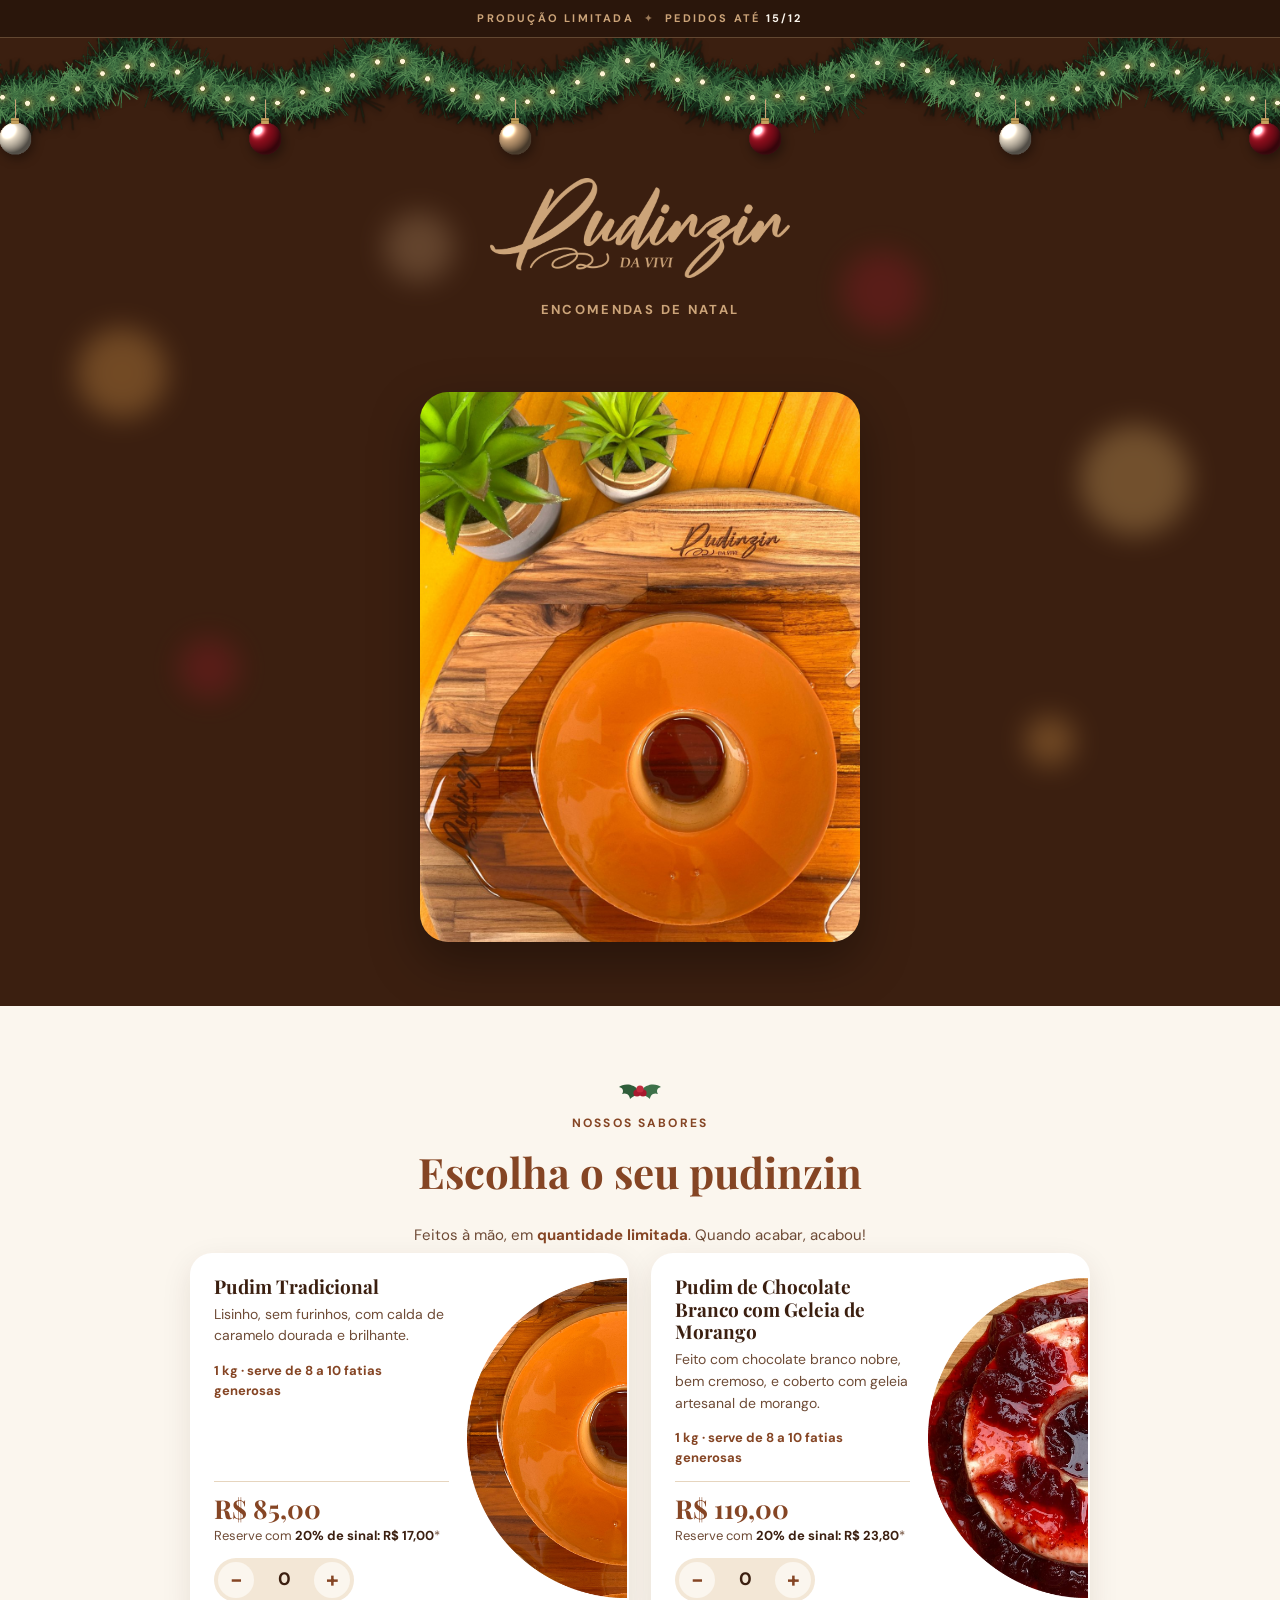
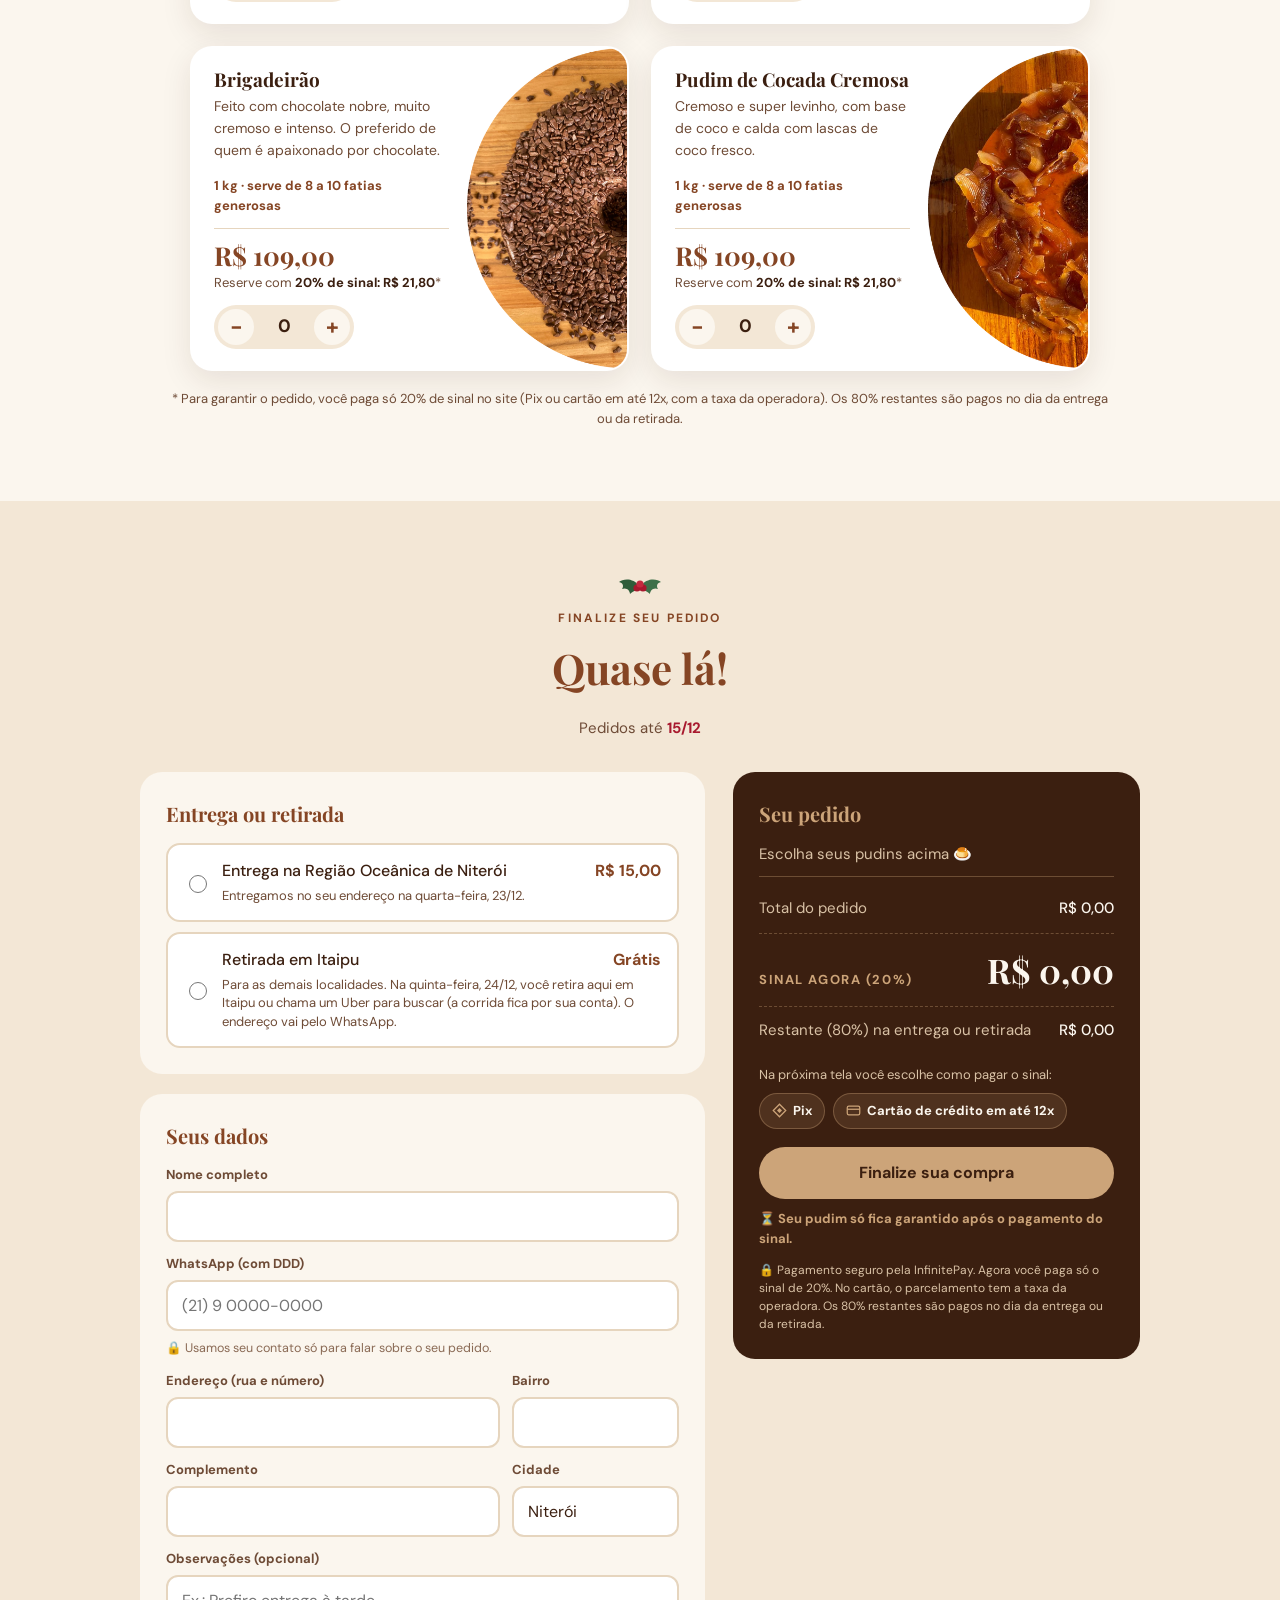
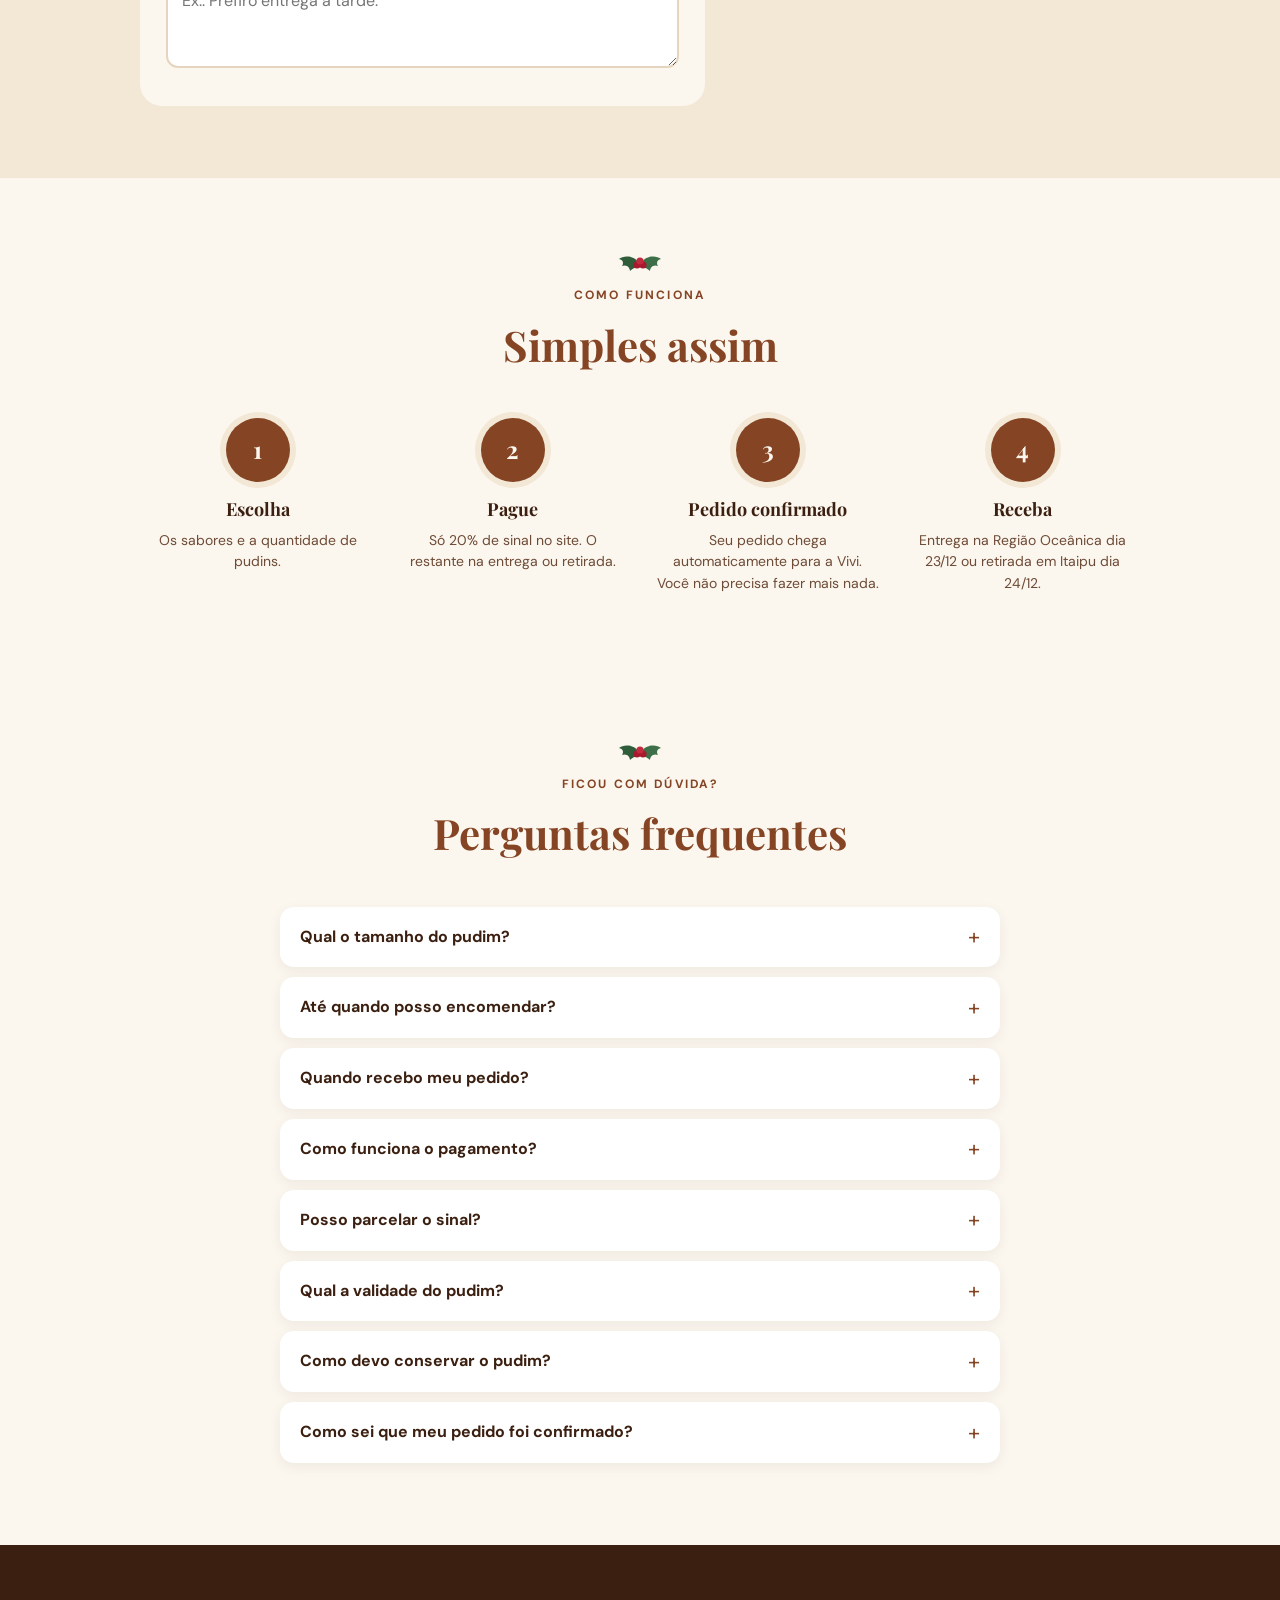
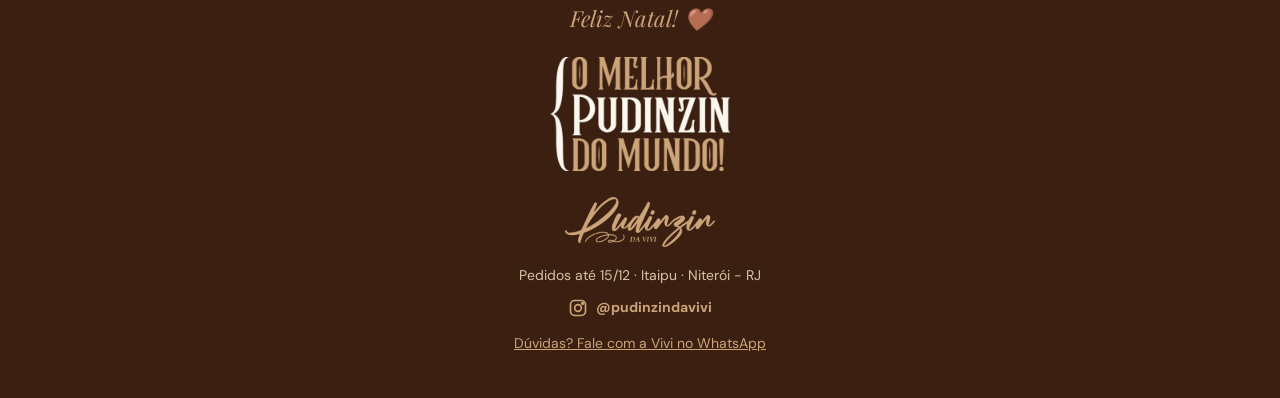
<file: index.html>
<!doctype html>
<html lang="pt-BR">
<head>
<meta charset="utf-8">
<meta name="viewport" content="width=device-width, initial-scale=1">
<title>Pudinzin da Vivi — Encomendas de Natal</title>
<meta name="description" content="Pudins artesanais de 1 kg para o seu Natal: Tradicional, Chocolate Branco com Geleia de Morango, Brigadeirão e Cocada Cremosa. Produção limitada, pedidos até 15/12.">
<!-- PRÉVIA DO LINK (WhatsApp/Instagram) -->
<meta property="og:type" content="website">
<meta property="og:url" content="https://pudinzindavivi.github.io/pudinzin/">
<meta property="og:title" content="Pudinzin da Vivi — Encomendas de Natal 🎄">
<meta property="og:description" content="4 sabores de pudim artesanal de 1 kg para a sua ceia. Produção limitada: garanta o seu com 20% de sinal. Pedidos até 15/12.">
<meta property="og:image" content="https://pudinzindavivi.github.io/pudinzin/assets/preview-quadrado.jpg?v=2">
<meta property="og:image:width" content="1200">
<meta property="og:image:height" content="1200">
<meta name="twitter:card" content="summary">
<meta name="theme-color" content="#3b1f10">
<link rel="stylesheet" href="style.css">
<style>
/* HERO */
.hero{background:var(--cacau);color:var(--creme);position:relative;overflow:hidden;text-align:center}
.hero .wrap{padding-top:140px;padding-bottom:64px;display:flex;flex-direction:column;align-items:center}
.hero .logo-grande{width:min(300px,64vw);margin:0 auto}
.hero .kicker{color:var(--bege);margin-top:22px;font-size:13px}
.hero p{color:var(--bege-claro);font-size:18px;max-width:440px;margin:14px auto 0}
.hero .prazo{margin-top:14px;font-size:14px;color:var(--bege-claro)}
.hero .prazo b{color:var(--creme)}
.hero-foto{width:100%;max-width:440px;margin:36px auto 0;aspect-ratio:4/5;border-radius:28px;background:url(assets/tradicional-plantas.jpg) center 60%/cover;box-shadow:0 20px 50px rgba(0,0,0,.35)}
.estrela{position:absolute;fill:var(--bege);opacity:.9}
/* NATAL */
.azevinho{display:block;margin:0 auto 10px;width:46px;height:26px}
.guirlanda{position:absolute;left:0;right:0;top:-6px;height:150px;background:url(assets/guirlanda.png) center top/auto 150px repeat-x;pointer-events:none;z-index:3}
.bokeh{position:absolute;inset:0;pointer-events:none;overflow:hidden}
.bokeh i{position:absolute;border-radius:50%;filter:blur(14px);opacity:.28}
.cena{position:relative;width:100%;max-width:780px;margin:36px auto 0;display:flex;justify-content:center;align-items:flex-end}
.cena .hero-foto{margin:0;position:relative;z-index:1}
.hero .wrap{position:relative;z-index:1}
.cena{position:relative;width:100%;max-width:720px;margin:36px auto 0;display:flex;justify-content:center;align-items:flex-end}
.cena .hero-foto{margin:0;position:relative;z-index:1}
.feliz-natal{font-family:var(--t);font-style:italic;font-size:22px;color:var(--bege);margin:0 0 22px}
/* PRODUTOS */
section{padding:72px 0}
.titulo-sec{text-align:center;margin-bottom:40px}
.titulo-sec .kicker{color:var(--marrom)}
.titulo-sec h2{font-size:clamp(30px,4vw,42px);color:var(--marrom);margin-top:8px}
.produtos{display:grid;grid-template-columns:1fr 1fr;gap:22px;max-width:900px;margin:0 auto}
.card{background:#fff;border-radius:22px;overflow:hidden;box-shadow:0 10px 30px rgba(59,31,16,.10);display:flex;flex-direction:row;align-items:center}
.card .metade{flex:0 0 160px;width:160px;height:320px;background-size:160px 320px;background-repeat:no-repeat;align-self:center}
.card .corpo{padding:20px 18px 20px 22px;display:flex;flex-direction:column;flex:1;min-width:0;align-self:stretch}
.card .tamanho{font-size:13px;font-weight:700;color:var(--marrom);margin:0 0 12px}
.card h3{font-size:19px;line-height:1.2;color:var(--cacau);margin:0 0 6px}
.card p.desc{color:var(--suave);font-size:14px;margin:0 0 14px}
.preco{margin-top:auto;border-top:1px solid var(--linha);padding-top:14px;display:flex;flex-direction:column;align-items:stretch;gap:12px}
.preco .qtd{justify-content:space-between;align-self:flex-start;min-width:140px}
.preco .pix{font-family:var(--t);font-weight:700;font-size:26px;color:var(--marrom);line-height:1}
.preco .pix small{font-family:var(--s);font-size:13px;font-weight:700;letter-spacing:.06em;color:var(--suave);margin-left:4px}
.preco .cartao{font-size:13px;color:var(--suave);margin-top:4px}
.preco .cartao b{color:var(--cacau)}
.qtd{display:flex;align-items:center;background:var(--areia);border-radius:999px;padding:4px}
.qtd button{width:36px;height:36px;border-radius:50%;border:0;background:var(--creme);color:var(--marrom);font:700 22px/1 var(--s);cursor:pointer}
.qtd button:hover{background:#fff}
.qtd span{min-width:34px;text-align:center;font-weight:700;font-size:18px}
.nota-taxa{max-width:940px;margin:18px auto 0;font-size:13px;color:var(--suave);text-align:center}
.prazo-pedido{text-align:center;margin:-24px 0 32px;font-size:15px;color:var(--suave)}
.prazo-pedido b{color:var(--morango)}
.opcao{align-items:flex-start}
.opcao .info{flex:1}
.topo-op{display:flex;justify-content:space-between;gap:12px;align-items:baseline}
.topo-op .val{white-space:nowrap}
.opcao .info small{display:block;font-size:13px;color:var(--suave);margin-top:3px;line-height:1.45}
.opcao input{margin-top:3px}
.subtotal{font-size:14px;color:var(--suave);min-height:0}
.subtotal:empty{display:none}
.subtotal b{color:var(--marrom);font-size:17px}
.card{border:2px solid transparent;transition:border-color .2s}
.card.escolhido{border-color:var(--marrom)}
/* URGÊNCIA */
.faixa-urgencia{background:#2a160b;color:var(--bege);text-align:center;font-size:11px;font-weight:700;letter-spacing:.2em;text-transform:uppercase;padding:10px 14px;position:sticky;top:0;z-index:50;border-bottom:1px solid rgba(204,164,121,.35)}
.faixa-urgencia b{color:var(--creme);font-weight:700}
.faixa-urgencia .sep{display:inline-block;margin:0 10px;color:var(--bege);opacity:.7}
body.fechado .faixa-urgencia{display:none}
.escassez{text-align:center;margin:-22px auto 6px;font-size:15px;color:var(--suave)}
.escassez b{color:var(--marrom)}
.garantia{display:block;margin-top:10px;font-size:13px;font-weight:700;color:var(--bege)}
/* ESTOQUE */
.estoque{display:block;text-align:center;margin:6px auto 28px;font-size:14px;font-weight:700;color:var(--morango)}
.estoque:empty{display:none}
/* DEPOIMENTOS */
.depo-sec{background:var(--areia)}
.depos{display:grid;grid-template-columns:repeat(auto-fit,minmax(240px,1fr));gap:18px;max-width:940px;margin:0 auto}
.depo{background:#fff;border-radius:18px;padding:22px;box-shadow:0 8px 24px rgba(59,31,16,.08)}
.depo p{font-family:var(--t);font-style:italic;font-size:17px;line-height:1.5;margin:0 0 12px;color:var(--cacau)}
.depo span{font-size:13px;font-weight:700;color:var(--marrom)}
.depo .estrelas{color:#c9972f;letter-spacing:2px;font-size:14px;margin-bottom:8px}
/* FAQ */
.faq{max-width:720px;margin:0 auto}
.faq details{background:#fff;border-radius:14px;margin-bottom:10px;box-shadow:0 4px 14px rgba(59,31,16,.06);overflow:hidden}
.faq summary{cursor:pointer;list-style:none;padding:18px 52px 18px 20px;font-weight:700;color:var(--cacau);position:relative}
.faq summary::-webkit-details-marker{display:none}
.faq summary::after{content:"+";position:absolute;right:20px;top:50%;transform:translateY(-50%);font-size:22px;color:var(--marrom);font-weight:400}
.faq details[open] summary::after{content:"–"}
.faq details p{margin:0;padding:0 20px 18px;color:var(--suave);font-size:15px}
.insta{display:inline-flex;align-items:center;gap:8px;color:var(--bege);text-decoration:none;font-weight:700;margin:6px 0 10px}
.insta svg{width:20px;height:20px}
.kit-val{display:block;font-weight:700;color:var(--marrom);font-size:15px;margin-top:2px}
.kit-val:empty{display:none}
.formas{margin-top:16px;display:flex;flex-wrap:wrap;gap:8px;align-items:center}
.formas-tit{width:100%;font-size:13px;color:var(--bege-claro)}
.forma{display:inline-flex;align-items:center;gap:6px;background:rgba(204,164,121,.14);border:1px solid rgba(204,164,121,.35);color:var(--creme);font-size:13px;font-weight:700;padding:7px 12px;border-radius:999px}
.forma svg{width:15px;height:15px;color:var(--bege)}
/* PEDIDO */
.pedido{background:var(--areia)}
.pedido-grid{display:grid;grid-template-columns:1.25fr .9fr;gap:28px;align-items:start}
.bloco{background:var(--creme);border-radius:22px;padding:26px}
.bloco + .bloco{margin-top:20px}
.bloco h3{font-size:20px;color:var(--marrom);margin-bottom:14px}
.opcoes{display:grid;gap:10px}
.opcao{display:flex;align-items:center;gap:12px;border:2px solid var(--linha);border-radius:14px;padding:14px 16px;cursor:pointer;background:#fff}
.opcao input{accent-color:var(--marrom);width:18px;height:18px}
.opcao .nome{flex:1;font-weight:500}
.opcao .val{font-weight:700;color:var(--marrom)}
.opcao:has(input:checked){border-color:var(--marrom)}
label.campo{display:block;font-size:13px;font-weight:700;color:var(--suave);margin-bottom:12px}
label.campo input,label.campo textarea{display:block;width:100%;margin-top:6px;font:400 16px var(--s);color:var(--cacau);padding:13px 14px;border:2px solid var(--linha);border-radius:12px;background:#fff}
label.campo input:focus,label.campo textarea:focus{border-color:var(--marrom);outline:none}
.duas{display:grid;grid-template-columns:2fr 1fr;gap:12px}
.resumo{position:sticky;top:56px;background:var(--cacau);color:var(--creme);border-radius:22px;padding:26px}
.resumo h3{color:var(--bege);font-size:20px;margin-bottom:14px}
.linha-res{display:flex;justify-content:space-between;gap:10px;font-size:15px;padding:6px 0;color:var(--bege-claro)}
.linha-res b{color:var(--creme);font-weight:500}
.vazio{color:var(--bege-claro);font-size:15px;margin:0 0 6px}
.total{border-top:1px solid rgba(204,164,121,.35);margin-top:10px;padding-top:14px}
.total .pix{display:flex;justify-content:space-between;align-items:baseline}
.total .pix span{font-size:13px;letter-spacing:.12em;font-weight:700;color:var(--bege)}
.total .pix b{font-family:var(--t);font-size:34px;color:var(--creme)}
.total .sinal{margin:6px 0;padding:10px 0;border-top:1px dashed rgba(204,164,121,.35);border-bottom:1px dashed rgba(204,164,121,.35)}
.parcelas{margin:12px 0 0;padding:12px 14px;background:rgba(204,164,121,.12);border-radius:12px;font-size:14px;color:var(--bege-claro)}
.parcelas div{display:flex;justify-content:space-between;gap:12px;padding:2px 0}
.parcelas b{color:var(--creme)}
.resumo .btn{width:100%;margin-top:18px}
.nota{font-size:12px;color:var(--bege-claro);margin:12px 0 0;line-height:1.5}
.erro{background:#fde8ea;color:var(--morango);border-radius:10px;padding:10px 12px;font-size:14px;margin-top:12px;display:none}
.resumo .erro{background:rgba(168,25,46,.18);color:#ffd6db}
/* COMO FUNCIONA */
.passos{display:grid;grid-template-columns:repeat(4,1fr);gap:20px}
.passo{text-align:center;padding:0 6px}
.passo .num{width:64px;height:64px;margin:0 auto 14px;border-radius:50%;background:var(--marrom);color:var(--creme);display:flex;align-items:center;justify-content:center;font-family:var(--t);font-weight:700;font-size:24px;box-shadow:0 0 0 6px var(--areia)}
.passo h4{font-family:var(--t);font-size:18px;margin:0 0 6px;color:var(--cacau)}
.passo p{margin:0;font-size:14px;color:var(--suave)}
/* RODAPE */
footer{background:var(--cacau);color:var(--bege-claro);text-align:center;padding:56px 0 40px}
footer img.slogan{width:180px;margin:0 auto 26px}
footer img.logo{width:150px;margin:0 auto 18px}
footer p{font-size:14px;margin:4px 0}
footer a{color:var(--bege)}
.encerrado{display:none;background:var(--morango);color:var(--creme);text-align:center;padding:14px 20px;font-weight:700}
body.fechado .encerrado{display:block}
/* MOBILE */
@media (max-width:860px){
  .hero .wrap{padding-top:104px;padding-bottom:40px}
  .guirlanda{height:104px;background-size:auto 104px}
  .cena{margin-top:30px}
  .hero-foto{aspect-ratio:4/5;border-radius:22px;width:100%}
  .cena{margin-top:30px}
  .produtos,.pedido-grid{grid-template-columns:1fr}
  .produtos{max-width:420px}
  .card .metade{flex-basis:125px;width:125px;height:250px;background-size:125px 250px}
  .card .corpo{padding:18px 14px 18px 18px}
  .passos{grid-template-columns:1fr 1fr;row-gap:30px}
  .resumo{position:static}
  section{padding:56px 0}
}
@media (max-width:420px){.preco{flex-direction:column;align-items:stretch}.qtd{justify-content:space-between}.duas{grid-template-columns:1fr}}
</style>
</head>
<body>
<svg width="0" height="0" style="position:absolute" aria-hidden="true"><defs><symbol id="st" viewBox="0 0 24 24"><path d="M12 0 L14.2 9.8 L24 12 L14.2 14.2 L12 24 L9.8 14.2 L0 12 L9.8 9.8 Z"/></symbol></defs></svg>

<div class="faixa-urgencia" id="faixa">Produção limitada<span class="sep">✦</span>Pedidos até <b id="prazo-faixa">15/12</b></div>
<div class="encerrado">As encomendas de Natal foram encerradas. Obrigada pelo carinho! 🤎</div>

<header class="hero">
  <div class="guirlanda" aria-hidden="true"></div>
  <div class="bokeh" aria-hidden="true"><i style="width:90px;height:90px;left:6%;top:30%;background:#ffb85a"></i><i style="width:60px;height:60px;left:14%;top:62%;background:#a8192e"></i><i style="width:110px;height:110px;right:7%;top:40%;background:#ffcf7a"></i><i style="width:50px;height:50px;right:16%;top:70%;background:#ffb85a"></i><i style="width:70px;height:70px;left:30%;top:18%;background:#cca479"></i><i style="width:80px;height:80px;right:28%;top:22%;background:#a8192e"></i></div>
  
  <div class="wrap">
    <img class="logo-grande" src="assets/logo-bege.png" alt="Pudinzin da Vivi">
    <div class="kicker">Encomendas de Natal</div>
    <div class="cena"><div class="cena"><div class="hero-foto" role="img" aria-label="Pudim tradicional com calda de caramelo"></div></div></div>
  </div>
</header>

<main>
<section id="sabores">
  <div class="wrap">
    <div class="titulo-sec"><svg class="azevinho" viewBox="0 0 46 26" aria-hidden="true"><path d="M23 14 C16 4 6 6 2 9 C6 10 7 13 5 16 C10 14 13 18 13 21 C17 17 21 18 23 14Z" fill="#2f5d3a"/><path d="M23 14 C30 4 40 6 44 9 C40 10 39 13 41 16 C36 14 33 18 33 21 C29 17 25 18 23 14Z" fill="#3d7049"/><circle cx="20" cy="15" r="3.6" fill="#a8192e"/><circle cx="26" cy="15" r="3.6" fill="#a8192e"/><circle cx="23" cy="11" r="3.6" fill="#c42a3f"/></svg><div class="kicker">Nossos sabores</div><h2>Escolha o seu pudinzin</h2></div>
    <p class="escassez">Feitos à mão, em <b>quantidade limitada</b>. Quando acabar, acabou!</p>
    <span class="estoque" id="estoque" style="margin-top:6px"></span>
    <div class="produtos" id="produtos"></div>
    <p class="nota-taxa">* Para garantir o pedido, você paga só 20% de sinal no site (Pix ou cartão em até 12x, com a taxa da operadora). Os 80% restantes são pagos no dia da entrega ou da retirada.</p>
  </div>
</section>

<section class="pedido" id="pedido">
  <div class="wrap">
    <div class="titulo-sec"><svg class="azevinho" viewBox="0 0 46 26" aria-hidden="true"><path d="M23 14 C16 4 6 6 2 9 C6 10 7 13 5 16 C10 14 13 18 13 21 C17 17 21 18 23 14Z" fill="#2f5d3a"/><path d="M23 14 C30 4 40 6 44 9 C40 10 39 13 41 16 C36 14 33 18 33 21 C29 17 25 18 23 14Z" fill="#3d7049"/><circle cx="20" cy="15" r="3.6" fill="#a8192e"/><circle cx="26" cy="15" r="3.6" fill="#a8192e"/><circle cx="23" cy="11" r="3.6" fill="#c42a3f"/></svg><div class="kicker">Finalize seu pedido</div><h2>Quase lá!</h2></div>
    <p class="prazo-pedido">Pedidos até <b id="prazo-pedido">15/12</b></p>
    <div class="pedido-grid">
      <div>
        <div class="bloco">
          <h3>Entrega ou retirada</h3>
          <div class="opcoes" id="entregas"></div>
        </div>
        <div class="bloco">
          <h3>Seus dados</h3>
          <label class="campo">Nome completo<input id="nome" autocomplete="name" required></label>
          <label class="campo">WhatsApp (com DDD)<input id="telefone" type="tel" inputmode="tel" autocomplete="tel" placeholder="(21) 9 0000-0000" required></label>
          <p style="margin:-4px 0 12px;font-size:12.5px;color:#8a6a55">🔒 Usamos seu contato só para falar sobre o seu pedido.</p>
          <div id="campos-endereco">
          <div class="duas">
            <label class="campo">Endereço (rua e número)<input id="endereco" autocomplete="street-address"></label>
            <label class="campo">Bairro<input id="bairro"></label>
          </div>
          <div class="duas">
            <label class="campo">Complemento<input id="complemento"></label>
            <label class="campo">Cidade<input id="cidade" value="Niterói" autocomplete="address-level2"></label>
          </div>
          </div>
          <label class="campo">Observações (opcional)<textarea id="obs" rows="3" placeholder="Ex.: Prefiro entrega à tarde."></textarea></label>
        </div>
        <div class="bloco" id="bloco-presente" hidden>
          <h3>É para presente? 🎁</h3>
          <label class="opcao"><input type="checkbox" id="presente"><span class="info"><span class="nome">Sim, é para presente</span><span class="kit-val" id="emb-val"></span><small id="emb-desc"></small></span></label>
          <div id="presente-campos" style="display:none;margin-top:14px">
            <label class="campo">Mensagem do cartão<textarea id="mensagem" rows="3" maxlength="300" placeholder="Ex.: Feliz Natal, mãe! Com todo o amor, Ana."></textarea></label>
            <label class="campo">Para quem é? (opcional)<input id="destinatario" placeholder="Nome de quem vai receber"></label>
          </div>
        </div>
      </div>

      <aside class="resumo" aria-live="polite">
        <h3>Seu pedido</h3>
        <div id="itens"></div>
        <div class="total">
          <div class="linha-res"><span>Total do pedido</span><b id="total-pix">R$ 0,00</b></div>
          <div class="pix sinal"><span>SINAL AGORA (20%)</span><b id="total-sinal">R$ 0,00</b></div>
          <div class="linha-res"><span>Restante (80%) na entrega ou retirada</span><b id="total-restante">R$ 0,00</b></div>
        </div>
        <div class="formas">
          <span class="formas-tit">Na próxima tela você escolhe como pagar o sinal:</span>
          <span class="forma"><svg viewBox="0 0 24 24" aria-hidden="true"><path d="M12 2 L22 12 L12 22 L2 12 Z" fill="none" stroke="currentColor" stroke-width="2"/><path d="M8 12 L12 8 L16 12 L12 16 Z" fill="currentColor"/></svg>Pix</span>
          <span class="forma"><svg viewBox="0 0 24 24" aria-hidden="true"><rect x="2" y="5" width="20" height="14" rx="2.5" fill="none" stroke="currentColor" stroke-width="2"/><path d="M2 10h20" stroke="currentColor" stroke-width="2"/></svg>Cartão de crédito em até 12x</span>
        </div>
        <button class="btn btn-bege" id="pagar">Finalize sua compra</button>
        <span class="garantia">⏳ Seu pudim só fica garantido após o pagamento do sinal.</span>
        <div class="erro" id="erro"></div>
        <p class="nota">🔒 Pagamento seguro pela InfinitePay. Agora você paga só o sinal de 20%. No cartão, o parcelamento tem a taxa da operadora. Os 80% restantes são pagos no dia da entrega ou da retirada.</p>
      </aside>
    </div>
  </div>
</section>

<section>
  <div class="wrap">
    <div class="titulo-sec"><svg class="azevinho" viewBox="0 0 46 26" aria-hidden="true"><path d="M23 14 C16 4 6 6 2 9 C6 10 7 13 5 16 C10 14 13 18 13 21 C17 17 21 18 23 14Z" fill="#2f5d3a"/><path d="M23 14 C30 4 40 6 44 9 C40 10 39 13 41 16 C36 14 33 18 33 21 C29 17 25 18 23 14Z" fill="#3d7049"/><circle cx="20" cy="15" r="3.6" fill="#a8192e"/><circle cx="26" cy="15" r="3.6" fill="#a8192e"/><circle cx="23" cy="11" r="3.6" fill="#c42a3f"/></svg><div class="kicker">Como funciona</div><h2>Simples assim</h2></div>
    <div class="passos">
      <div class="passo"><div class="num">1</div><h4>Escolha</h4><p>Os sabores e a quantidade de pudins.</p></div>
      <div class="passo"><div class="num">2</div><h4>Pague</h4><p>Só 20% de sinal no site. O restante na entrega ou retirada.</p></div>
      <div class="passo"><div class="num">3</div><h4>Pedido confirmado</h4><p>Seu pedido chega automaticamente para a Vivi. Você não precisa fazer mais nada.</p></div>
      <div class="passo"><div class="num">4</div><h4>Receba</h4><p>Entrega na Região Oceânica dia 23/12 ou retirada em Itaipu dia 24/12.</p></div>
    </div>
  </div>
</section>
<section id="depoimentos" class="depo-sec" hidden>
  <div class="wrap">
    <div class="titulo-sec"><svg class="azevinho" viewBox="0 0 46 26" aria-hidden="true"><path d="M23 14 C16 4 6 6 2 9 C6 10 7 13 5 16 C10 14 13 18 13 21 C17 17 21 18 23 14Z" fill="#2f5d3a"/><path d="M23 14 C30 4 40 6 44 9 C40 10 39 13 41 16 C36 14 33 18 33 21 C29 17 25 18 23 14Z" fill="#3d7049"/><circle cx="20" cy="15" r="3.6" fill="#a8192e"/><circle cx="26" cy="15" r="3.6" fill="#a8192e"/><circle cx="23" cy="11" r="3.6" fill="#c42a3f"/></svg><div class="kicker">Quem já provou</div><h2>O que dizem por aí</h2></div>
    <div class="depos" id="depos"></div>
  </div>
</section>

<section id="faq" class="faq-sec">
  <div class="wrap">
    <div class="titulo-sec"><svg class="azevinho" viewBox="0 0 46 26" aria-hidden="true"><path d="M23 14 C16 4 6 6 2 9 C6 10 7 13 5 16 C10 14 13 18 13 21 C17 17 21 18 23 14Z" fill="#2f5d3a"/><path d="M23 14 C30 4 40 6 44 9 C40 10 39 13 41 16 C36 14 33 18 33 21 C29 17 25 18 23 14Z" fill="#3d7049"/><circle cx="20" cy="15" r="3.6" fill="#a8192e"/><circle cx="26" cy="15" r="3.6" fill="#a8192e"/><circle cx="23" cy="11" r="3.6" fill="#c42a3f"/></svg><div class="kicker">Ficou com dúvida?</div><h2>Perguntas frequentes</h2></div>
    <div class="faq" id="faq-lista"></div>
  </div>
</section>
</main>

<footer>
  <p class="feliz-natal">Feliz Natal! 🤎</p>
  <img class="slogan" src="assets/slogan-fundo-escuro.png" alt="O melhor pudinzin do mundo!">
  <img class="logo" src="assets/logo-bege.png" alt="Pudinzin da Vivi">
  <p>Pedidos até <span id="prazo-rodape">15/12</span> · Itaipu · Niterói - RJ</p>
  <p id="insta-wrap" hidden><a class="insta" id="link-insta" href="#" target="_blank" rel="noopener"><svg viewBox="0 0 24 24" fill="none" stroke="currentColor" stroke-width="2"><rect x="3" y="3" width="18" height="18" rx="5"/><circle cx="12" cy="12" r="4"/><circle cx="17.5" cy="6.5" r="1" fill="currentColor"/></svg><span id="insta-nome"></span></a></p>
  <p><a id="link-whats" href="#" target="_blank" rel="noopener">Dúvidas? Fale com a Vivi no WhatsApp</a></p>
</footer>

<script src="config.js"></script>
<script>
(function () {
  var C = window.PUDINZIN;
  var qtd = {}; C.PRODUTOS.forEach(function (p) { qtd[p.id] = 0; });
  var entrega = null;
  var fechado = Date.now() > new Date(C.PRAZO_FINAL).getTime();
  var $ = function (id) { return document.getElementById(id); };
  var brl = function (v) { return v.toLocaleString('pt-BR', { style: 'currency', currency: 'BRL' }); };

  if (fechado) document.body.classList.add('fechado');
  $('prazo-rodape').textContent = C.PRAZO_TEXTO;
  $('prazo-pedido').textContent = C.PRAZO_TEXTO;
  $('prazo-faixa').textContent = C.PRAZO_TEXTO;
  // Perguntas frequentes
  $('faq-lista').innerHTML = C.FAQ.map(function (f) {
    return '<details><summary>' + f.p + '</summary><p>' + f.r + '</p></details>';
  }).join('');
  // Depoimentos
  if (C.DEPOIMENTOS && C.DEPOIMENTOS.length) {
    $('depos').innerHTML = C.DEPOIMENTOS.map(function (d) {
      return '<div class="depo"><div class="estrelas">★★★★★</div><p>“' + d.texto + '”</p><span>' + d.nome + '</span></div>';
    }).join('');
    $('depoimentos').hidden = false;
  }
  // Instagram
  if (C.INSTAGRAM) {
    var ig = C.INSTAGRAM.replace(/^@/, '');
    $('link-insta').href = 'https://instagram.com/' + ig;
    $('insta-nome').textContent = '@' + ig;
    $('insta-wrap').hidden = false;
  }
  // Estoque (limite de pudins)
  var restantes = C.LIMITE_PUDINS;
  function mostrarEstoque() {
    if (restantes <= 0) {
      fechado = true; document.body.classList.add('fechado');
      document.querySelector('.encerrado').textContent = 'Os pudins de Natal esgotaram! Obrigada pelo carinho 🤎';
      $('estoque').textContent = 'Esgotado';
    } else if (restantes <= 10) {
      $('estoque').textContent = '🔥 Últimas unidades!';
      $('faixa').innerHTML = 'Últimas unidades<span class="sep">✦</span>Garanta já o seu';
    } else if (restantes <= 20) {
      $('estoque').textContent = 'Os pudins de Natal estão acabando!';
      $('faixa').innerHTML = 'Estão acabando<span class="sep">✦</span>Pedidos até <b>' + C.PRAZO_TEXTO + '</b>';
    } else {
      $('estoque').textContent = '';
    }
    atualizar();
  }
  function consultarEstoque() {
    if (!C.PLANILHA_URL) return Promise.resolve(restantes);
    return fetch(C.PLANILHA_URL + '?acao=estoque&t=' + Date.now())
      .then(function (r) { return r.json(); })
      .then(function (d) { if (typeof d.restantes === 'number') { restantes = d.restantes; mostrarEstoque(); } return restantes; })
      .catch(function () { return restantes; });
  }
  consultarEstoque();

  $('link-whats').href = 'https://wa.me/' + C.WHATSAPP + '?text=' + encodeURIComponent('Oi, Vivi! Tenho uma dúvida sobre as encomendas de Natal 🍮');

  // Cards de produto
  $('produtos').innerHTML = C.PRODUTOS.map(function (p, i) {
    var cor = p.cor || 'var(--marrom)';
    return '<article class="card">' +
      '<div class="corpo">' +
      '<h3>' + p.nome + '</h3><p class="desc">' + p.descricao + '</p>' +
      '<span class="tamanho">' + p.tamanho + '</span>' +
      '<div class="preco"><div><div class="pix">' + brl(p.preco) + '</div>' +
      '<div class="cartao">Reserve com <b>20% de sinal: ' + brl(sinalDe(p.preco)) + '</b>*</div></div>' +
      '<div class="qtd" aria-label="Quantidade de ' + p.nome + '"><button type="button" data-id="' + p.id + '" data-d="-1" aria-label="Diminuir">−</button>' +
      '<span id="q-' + p.id + '">0</span><button type="button" data-id="' + p.id + '" data-d="1" aria-label="Aumentar">+</button></div>' +
      '<div class="subtotal" id="sub-' + p.id + '" aria-live="polite"></div></div>' +
      '</div><div class="metade" style="background-image:url(' + p.foto + ')" role="img" aria-label="' + p.nome + ' cortado ao meio"></div></article>';
  }).join('');

  document.querySelectorAll('.qtd button').forEach(function (b) {
    b.addEventListener('click', function () {
      var id = b.dataset.id;
      var delta = parseInt(b.dataset.d, 10);
      if (delta > 0 && totalPudins() >= restantes) {
        $('estoque').textContent = 'Não temos mais unidades para aumentar a quantidade.';
        return;
      }
      qtd[id] = Math.max(0, Math.min(20, qtd[id] + delta));
      $('q-' + id).textContent = qtd[id];
      var prod = C.PRODUTOS.find(function (x) { return x.id === id; });
      var sub = $('sub-' + id), card = sub.closest('.card');
      if (qtd[id] > 0) {
        sub.innerHTML = qtd[id] + (qtd[id] > 1 ? ' pudins' : ' pudim') + ' · <b>' + brl(prod.preco * qtd[id]) + '</b>';
        card.classList.add('escolhido');
      } else { sub.innerHTML = ''; card.classList.remove('escolhido'); }
      atualizar();
    });
  });

  // Entregas
  $('entregas').innerHTML = C.ENTREGAS.map(function (e) {
    return '<label class="opcao"><input type="radio" name="entrega" value="' + e.id + '">' +
      '<span class="info"><span class="topo-op"><span class="nome">' + e.nome + '</span>' +
      '<span class="val">' + (e.preco ? brl(e.preco) : 'Grátis') + '</span></span><small>' + e.detalhe + '</small></span></label>';
  }).join('');
  document.querySelectorAll('input[name=entrega]').forEach(function (r) {
    r.addEventListener('change', function () {
      entrega = C.ENTREGAS.find(function (e) { return e.id === r.value; });
      $('campos-endereco').style.display = entrega.precisaEndereco ? '' : 'none';
      atualizar();
    });
  });
  // Presente (aparece só se PRESENTE.mostrar = true no config.js)
  if (C.PRESENTE.mostrar) $('bloco-presente').hidden = false;
  if (C.PRESENTE.embalagemAtiva) {
    $('emb-val').textContent = '+ ' + brl(C.PRESENTE.embalagemPreco) + ' por pudim';
    $('emb-desc').innerHTML = C.PRESENTE.embalagemDescricao;
  } else {
    $('emb-desc').textContent = 'A Vivi coloca um cartãozinho com a sua mensagem.';
  }
  $('presente').addEventListener('change', function () {
    $('presente-campos').style.display = $('presente').checked ? '' : 'none';
    atualizar();
  });
  ['nome', 'telefone', 'endereco'].forEach(function (id) { $(id).addEventListener('input', atualizar); });

  // Guarda o contato de quem preencheu nome + WhatsApp (mesmo sem finalizar),
  // para a Vivi poder chamar depois (aba "Interessados" da planilha).
  var contatoId = '';
  try { contatoId = sessionStorage.getItem('pv-contato') || ''; } catch (e) {}
  if (!contatoId) {
    contatoId = 'C' + Date.now().toString(36).toUpperCase() + Math.random().toString(36).slice(2, 5).toUpperCase();
    try { sessionStorage.setItem('pv-contato', contatoId); } catch (e) {}
  }
  var ultimoContato = '', timerContato = null;
  function enviarContato() {
    clearTimeout(timerContato);
    if (!C.PLANILHA_URL) return;
    var nome = $('nome').value.trim(), tel = $('telefone').value.trim();
    if (nome.length < 3 || tel.replace(/\D/g, '').length < 10) return;
    var c = {
      id: contatoId, nome: nome, telefone: tel,
      qtdTradicional: qtd['tradicional'] || 0, qtdChocolate: qtd['chocolate-branco'] || 0,
      qtdBrigadeirao: qtd['brigadeirao'] || 0, qtdCocada: qtd['cocada'] || 0,
      entregaNome: entrega ? entrega.nome : '', entregaData: entrega ? entrega.data : ''
    };
    var assinatura = JSON.stringify(c);
    if (assinatura === ultimoContato) return;
    ultimoContato = assinatura;
    fetch(C.PLANILHA_URL, { method: 'POST', mode: 'no-cors', keepalive: true,
      headers: { 'Content-Type': 'text/plain;charset=utf-8' },
      body: JSON.stringify({ acao: 'contato', contato: c }) }).catch(function () {});
  }
  function agendarContato() { clearTimeout(timerContato); timerContato = setTimeout(enviarContato, 2500); }
  ['nome', 'telefone'].forEach(function (id) {
    $(id).addEventListener('input', agendarContato);
    $(id).addEventListener('blur', enviarContato);
  });
  document.addEventListener('visibilitychange', function () { if (document.visibilityState === 'hidden') enviarContato(); });
  window.addEventListener('pagehide', enviarContato);

  function sinalDe(v) { return Math.round(v * C.SINAL * 100) / 100; }
  function totalPudins() { var n = 0; C.PRODUTOS.forEach(function (p) { n += qtd[p.id]; }); return n; }
  function querEmbalagem() { return C.PRESENTE.embalagemAtiva && $('presente').checked; }
  function valorEmbalagem() { return querEmbalagem() ? C.PRESENTE.embalagemPreco * totalPudins() : 0; }
  function totalPix() {
    var t = 0;
    C.PRODUTOS.forEach(function (p) { t += p.preco * qtd[p.id]; });
    if (entrega) t += entrega.preco;
    t += valorEmbalagem();
    return t;
  }
  function temItens() { return C.PRODUTOS.some(function (p) { return qtd[p.id] > 0; }); }
  function dadosOk() {
    return $('nome').value.trim().length > 2 && $('telefone').value.replace(/\D/g, '').length >= 10 &&
      (!entrega || !entrega.precisaEndereco || $('endereco').value.trim().length > 3);
  }

  function atualizar() {
    var html = '';
    C.PRODUTOS.forEach(function (p) {
      if (qtd[p.id]) html += '<div class="linha-res"><span>' + qtd[p.id] + 'x ' + p.nome + '</span><b>' + brl(p.preco * qtd[p.id]) + '</b></div>';
    });
    if (!html) html = '<p class="vazio">Escolha seus pudins acima 🍮</p>';
    if (entrega) html += '<div class="linha-res"><span>' + entrega.nome + ' · ' + entrega.data + '</span><b>' + (entrega.preco ? brl(entrega.preco) : 'Grátis') + '</b></div>';
    if (querEmbalagem() && totalPudins()) html += '<div class="linha-res"><span>' + totalPudins() + 'x ' + C.PRESENTE.embalagemNome + '</span><b>' + brl(valorEmbalagem()) + '</b></div>';
    $('itens').innerHTML = html;
    var t = temItens() ? totalPix() : 0;
    $('total-pix').textContent = brl(t);
    $('total-sinal').textContent = brl(sinalDe(t));
    $('total-restante').textContent = brl(t - sinalDe(t));
    if (ultimoContato) agendarContato();
    $('pagar').disabled = fechado;
    $('pagar').textContent = fechado ? 'Encomendas encerradas' : (t > 0 ? 'Pagar sinal de ' + brl(sinalDe(t)) : 'Finalize sua compra');
  }

  var ENDPOINTS = ['https://api.checkout.infinitepay.io/links', 'https://api.infinitepay.io/invoices/public/checkout/links'];
  function centavos(v) { return Math.round(v * 100); }
  function lerCliente() {
    return {
      nome: $('nome').value.trim(), telefone: $('telefone').value.trim(),
      endereco: entrega.precisaEndereco ? $('endereco').value.trim() : '',
      bairro: entrega.precisaEndereco ? $('bairro').value.trim() : '',
      complemento: entrega.precisaEndereco ? $('complemento').value.trim() : '',
      cidade: entrega.precisaEndereco ? $('cidade').value.trim() : '', obs: $('obs').value.trim(),
      presente: $('presente').checked, embalagem: querEmbalagem(),
      mensagem: $('presente').checked ? $('mensagem').value.trim() : '',
      destinatario: $('presente').checked ? $('destinatario').value.trim() : ''
    };
  }
  function mensagemPedido(cliente, numero) {
    var l = ['Olá, Vivi! 🍮 Quero fazer um pedido de Natal.', '', '*Pedido:* ' + numero];
    C.PRODUTOS.forEach(function (p) { if (qtd[p.id]) l.push('• ' + qtd[p.id] + 'x ' + p.nome); });
    l.push('*' + (entrega.precisaEndereco ? 'Entrega' : 'Retirada') + ':* ' + entrega.nome + ', ' + entrega.data + (entrega.preco ? ' (' + brl(entrega.preco) + ')' : ''));
    l.push('*Total:* ' + brl(totalPix()) + ' (sinal 20%: ' + brl(sinalDe(totalPix())) + ')');
    l.push('*Pagamento:* não consegui pagar pelo site, me manda o Pix/link?');
    l.push('', '*Nome:* ' + cliente.nome, '*WhatsApp:* ' + cliente.telefone);
    if (entrega.precisaEndereco) l.push('*Endereço:* ' + [cliente.endereco, cliente.complemento, cliente.bairro, cliente.cidade].filter(Boolean).join(', '));
    if (cliente.presente) {
      l.push('*Presente:* sim' + (cliente.embalagem ? ' (kit presente: caixa + laço + cartão)' : '') + (cliente.destinatario ? ' — para ' + cliente.destinatario : ''));
      if (cliente.mensagem) l.push('*Mensagem do cartão:* ' + cliente.mensagem);
    }
    if (cliente.obs) l.push('*Observações:* ' + cliente.obs);
    return 'https://wa.me/' + C.WHATSAPP + '?text=' + encodeURIComponent(l.join('\n'));
  }
  // Tenta criar o link pela planilha (com a chave da API: menos campos para o cliente).
  // Se não der, cria direto na InfinitePay.
  function criarLinkPelaPlanilha(payload) {
    if (!C.PLANILHA_URL) return Promise.reject();
    return fetch(C.PLANILHA_URL, { method: 'POST', headers: { 'Content-Type': 'text/plain;charset=utf-8' },
      body: JSON.stringify({ acao: 'link', payload: payload }) })
      .then(function (r) { return r.json(); })
      .then(function (d) { if (d && d.ok && d.url) return d.url; throw new Error('sem link'); });
  }
  function criarLink(payload, i) {
    if (i === undefined) {
      return criarLinkPelaPlanilha(payload).catch(function () { return criarLink(payload, 0); });
    }
    return fetch(ENDPOINTS[i], { method: 'POST', headers: { 'Content-Type': 'application/json' }, body: JSON.stringify(payload) })
      .then(function (r) {
        return r.text().then(function (t) {
          var d = {}; try { d = JSON.parse(t); } catch (e) {}
          var link = d.url || d.link || d.checkout_url || d.payment_url || (d.data && (d.data.url || d.data.link));
          if (r.ok && link) return link;
          if (r.status === 404 && i + 1 < ENDPOINTS.length) return criarLink(payload, i + 1);
          throw new Error('falhou');
        });
      }, function (e) {
        if (i + 1 < ENDPOINTS.length) return criarLink(payload, i + 1);
        throw e;
      });
  }

  function faltando() {
    if (!temItens()) return { msg: 'Escolha pelo menos um pudim.', foco: 'sabores' };
    if (!entrega) return { msg: 'Escolha entrega ou retirada.', foco: 'pedido' };
    if ($('nome').value.trim().length < 3) return { msg: 'Preencha seu nome.', campo: 'nome' };
    if ($('telefone').value.replace(/\D/g, '').length < 10) return { msg: 'Preencha seu WhatsApp com DDD.', campo: 'telefone' };
    if (entrega.precisaEndereco && $('endereco').value.trim().length < 4) return { msg: 'Preencha o endereço de entrega.', campo: 'endereco' };
    return null;
  }

  // Registra o pedido na planilha da Vivi (status: aguardando pagamento)
  function salvarNaPlanilha(pedido) {
    if (!C.PLANILHA_URL) return Promise.resolve();
    var dados = {
      acao: 'novo',
      pedido: {
        pedido: pedido.pedido, cliente: pedido.cliente, total: pedido.totalPix, sinal: pedido.sinal,
        qtdTradicional: qtd['tradicional'] || 0, qtdChocolate: qtd['chocolate-branco'] || 0,
        qtdBrigadeirao: qtd['brigadeirao'] || 0, qtdCocada: qtd['cocada'] || 0,
        entregaNome: entrega.nome, entregaData: entrega.data, contatoId: contatoId
      }
    };
    var envio = fetch(C.PLANILHA_URL, { method: 'POST', mode: 'no-cors', keepalive: true,
      headers: { 'Content-Type': 'text/plain;charset=utf-8' }, body: JSON.stringify(dados) }).catch(function () {});
    var limite = new Promise(function (ok) { setTimeout(ok, 2500); });
    return Promise.race([envio, limite]);
  }

  $('pagar').addEventListener('click', function () {
    var btn = $('pagar'), erro = $('erro');
    erro.style.display = 'none';
    var f = faltando();
    if (f) {
      erro.textContent = f.msg; erro.style.display = 'block';
      if (f.campo) { $(f.campo).focus(); $(f.campo).scrollIntoView({ behavior: 'smooth', block: 'center' }); }
      else document.getElementById(f.foco).scrollIntoView({ behavior: 'smooth' });
      return;
    }
    btn.disabled = true; btn.textContent = 'Abrindo o pagamento…';
    consultarEstoque().then(function (r) {
      if (totalPudins() > r) {
        erro.textContent = r > 0 ? 'Não temos essa quantidade disponível. Diminua a quantidade ou fale com a Vivi no WhatsApp.' : 'Os pudins de Natal esgotaram.';
        erro.style.display = 'block'; atualizar(); return;
      }
      iniciarPagamento();
    });
  });

  function iniciarPagamento() {
    var btn = $('pagar'), erro = $('erro');
    var cliente = lerCliente();
    var numero = 'PV' + Date.now().toString(36).toUpperCase() + Math.random().toString(36).slice(2, 5).toUpperCase();
    var items = [];
    var resumoItens = [];
    C.PRODUTOS.forEach(function (p) { if (qtd[p.id]) resumoItens.push(qtd[p.id] + 'x ' + p.nome); });
    if (querEmbalagem()) resumoItens.push(totalPudins() + 'x Kit presente');
    items.push({ description: 'Sinal 20% - Pedido ' + numero + ' (' + resumoItens.join(', ') + ')', quantity: 1, price: centavos(sinalDe(totalPix())) });
    var base = location.href.split('#')[0].split('?')[0].replace(/[^\/]*$/, '');
    var payload = { handle: C.INFINITETAG.replace(/^\$/, ''), order_nsu: numero, redirect_url: base + 'obrigado.html', items: items };
    if (C.PLANILHA_URL) payload.webhook_url = C.PLANILHA_URL;
    var tel = cliente.telefone.replace(/\D/g, '').replace(/^55/, '');
    payload.customer = { name: cliente.nome };
    if (tel.length >= 10) payload.customer.phone_number = '+55' + tel;

    criarLink(payload).then(function (link) {
      var pedido = { pedido: numero, quantidades: qtd, entrega: entrega.id, cliente: cliente, totalPix: totalPix(), sinal: sinalDe(totalPix()), criadoEm: new Date().toISOString() };
      try { localStorage.setItem('pv-pedido-' + numero, JSON.stringify(pedido)); localStorage.setItem('pv-ultimo', numero); } catch (e) {}
      return salvarNaPlanilha(pedido).then(function () { window.location.href = link; });
    }).catch(function () {
      erro.innerHTML = 'Não conseguimos abrir o pagamento agora. <a href="' + mensagemPedido(cliente, numero) +
        '" target="_blank" rel="noopener" style="color:inherit;font-weight:700">Toque aqui para enviar seu pedido no WhatsApp da Vivi</a> e ela te manda o pagamento.';
      erro.style.display = 'block';
      atualizar();
    });
  }

  atualizar();
})();
</script>
</body>
</html>
</file>
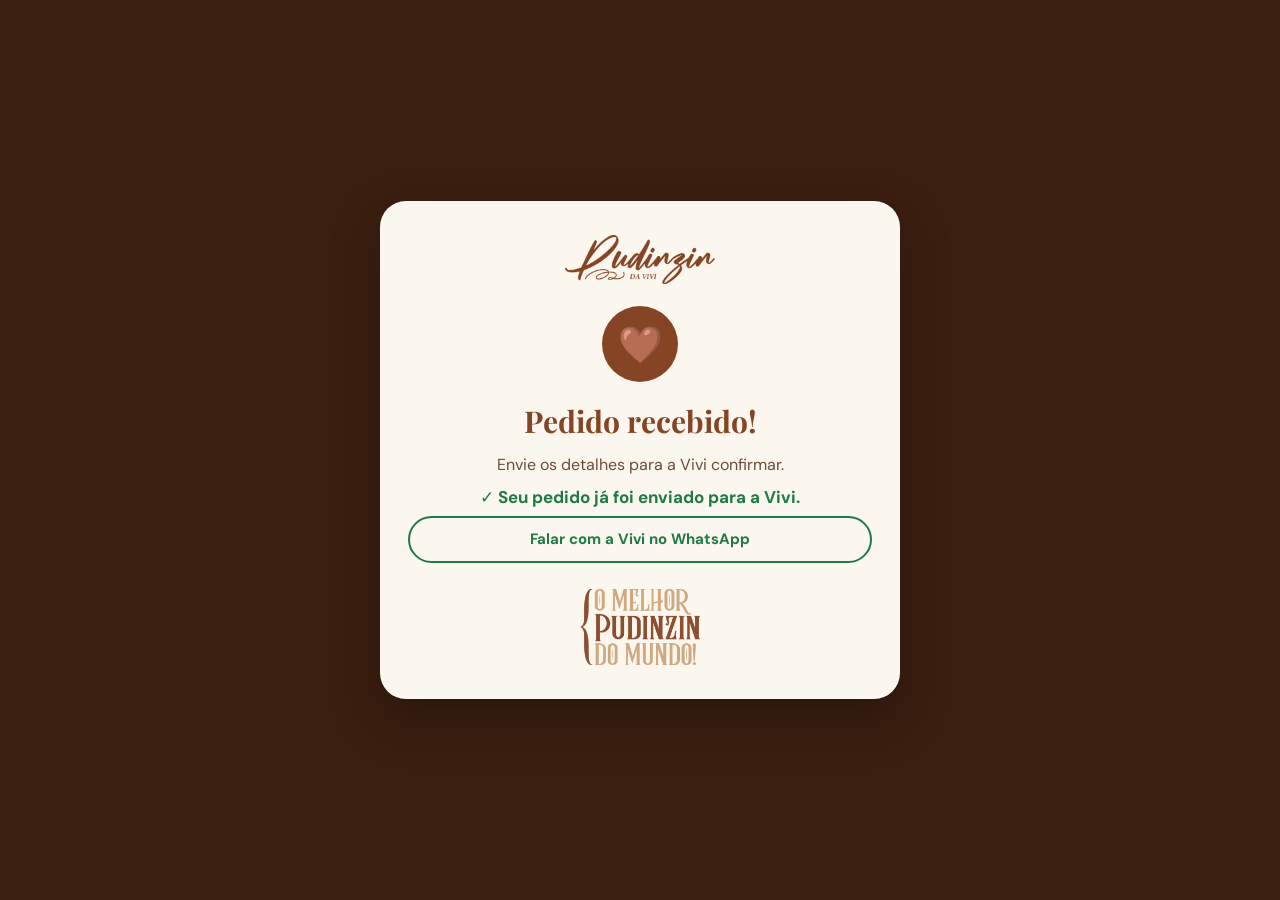
<file: obrigado.html>
<!doctype html>
<html lang="pt-BR">
<head>
<meta charset="utf-8">
<meta name="viewport" content="width=device-width, initial-scale=1">
<title>Pedido recebido — Pudinzin da Vivi</title>
<meta name="robots" content="noindex">
<meta name="theme-color" content="#3b1f10">
<link rel="stylesheet" href="style.css">
<style>
body{background:var(--cacau);color:var(--creme);min-height:100vh;display:flex;align-items:center;justify-content:center;padding:28px 18px}
.box{width:100%;max-width:520px;background:var(--creme);color:var(--cacau);border-radius:26px;padding:34px 28px;text-align:center;box-shadow:0 20px 50px rgba(0,0,0,.3)}
.box .logo{width:150px;margin:0 auto 22px}
.icone{width:76px;height:76px;border-radius:50%;margin:0 auto 16px;display:flex;align-items:center;justify-content:center;font-size:36px;color:var(--creme);background:var(--marrom)}
.icone.ok{background:#1f7a46}
h1{font-size:30px;color:var(--marrom);margin-bottom:8px}
p{margin:0 0 6px;color:var(--suave)}
.resumo{background:var(--areia);border-radius:16px;padding:16px 18px;margin:22px 0;text-align:left;font-size:15px}
.resumo div{display:flex;justify-content:space-between;gap:10px;padding:3px 0}
.resumo b{color:var(--cacau)}
.btn{width:100%}
.passo-final{font-weight:700;color:#1f7a46;margin:4px 0 6px;font-size:17px}
#info-data{margin:0 0 18px}
.btn-whats{background:transparent;color:#1f7a46;border:2px solid #1f7a46;padding:14px 20px;font-size:15px}
.pequeno{font-size:13px;margin-top:16px}
.slogan{width:120px;margin:26px auto 0;opacity:.95}
</style>
</head>
<body>
<div class="box">
  <img class="logo" src="assets/logo-marrom.png" alt="Pudinzin da Vivi">
  <div class="icone" id="icone">⏳</div>
  <h1 id="titulo">Conferindo seu pagamento…</h1>
  <p id="sub">Só um instante.</p>
  <div class="resumo" id="resumo" hidden></div>
  <p class="passo-final" id="passo" hidden>✓ Seu pedido já foi enviado para a Vivi.</p>
  <p id="info-data" hidden></p>
  <a class="btn btn-whats" id="whats" href="#" target="_blank" rel="noopener" hidden>Falar com a Vivi no WhatsApp</a>
  <p class="pequeno" id="obs-final"></p>
  <img class="slogan" src="assets/slogan-original.png" alt="O melhor pudinzin do mundo!">
</div>

<script src="config.js"></script>
<script>
(function () {
  var C = window.PUDINZIN;
  var $ = function (id) { return document.getElementById(id); };
  var brl = function (v) { return v.toLocaleString('pt-BR', { style: 'currency', currency: 'BRL' }); };
  var q = new URLSearchParams(location.search);
  var nsu = q.get('order_nsu') || (function () { try { return localStorage.getItem('pv-ultimo'); } catch (e) { return null; } })();
  var pedido = null;
  try { pedido = JSON.parse(localStorage.getItem('pv-pedido-' + nsu) || 'null'); } catch (e) {}
  var comprovante = q.get('receipt_url') || '';

  function enviarParaVivi(texto) {
    var chave = 'pv-avisado-' + (nsu || 'sem-numero');
    if (C.PLANILHA_URL) {
      // A planilha confere o pagamento com a InfinitePay e avisa a Vivi
      try {
        if (!localStorage.getItem(chave) && q.get('slug')) {
          fetch(C.PLANILHA_URL, { method: 'POST', mode: 'no-cors', keepalive: true,
            headers: { 'Content-Type': 'text/plain;charset=utf-8' },
            body: JSON.stringify({ acao: 'pago', pedido: nsu, slug: q.get('slug'),
              transaction_nsu: q.get('transaction_nsu') || '', receipt_url: comprovante }) }).catch(function () {});
          localStorage.setItem(chave, '1');
        }
      } catch (e) {}
      return true;
    }
    try { if (localStorage.getItem(chave)) return true; } catch (e) {}
    if (!C.CALLMEBOT_APIKEY) return false;
    var url = 'https://api.callmebot.com/whatsapp.php?phone=%2B' + C.WHATSAPP +
      '&apikey=' + encodeURIComponent(C.CALLMEBOT_APIKEY) + '&text=' + encodeURIComponent(texto);
    try { fetch(url, { mode: 'no-cors', keepalive: true }); } catch (e) { new Image().src = url; }
    try { localStorage.setItem(chave, '1'); } catch (e) {}
    return true;
  }

  function montar(status) {
    var linhas = [], resumoHtml = '', e = null;
    linhas.push('🍮 *NOVO PEDIDO DE NATAL*');
    linhas.push('');
    linhas.push('*Pedido:* ' + (nsu || '—'));
    if (pedido) {
      C.PRODUTOS.forEach(function (p) {
        var n = pedido.quantidades[p.id];
        if (n) { linhas.push('• ' + n + 'x ' + p.nome); resumoHtml += '<div><span>' + n + 'x ' + p.nome + '</span><b>' + brl(n * p.preco) + '</b></div>'; }
      });
      e = C.ENTREGAS.find(function (x) { return x.id === pedido.entrega; });
      if (e) {
        linhas.push('*' + (e.precisaEndereco ? 'Entrega' : 'Retirada') + ':* ' + e.nome + ', ' + e.data + (e.preco ? ' (' + brl(e.preco) + ')' : ''));
        resumoHtml += '<div><span>' + e.nome + '<br><small style="color:var(--suave)">' + e.data + '</small></span><b>' + (e.preco ? brl(e.preco) : 'Grátis') + '</b></div>';
      }
      if (pedido.cliente && pedido.cliente.embalagem) {
        var nPud = 0; C.PRODUTOS.forEach(function (p) { nPud += pedido.quantidades[p.id] || 0; });
        linhas.push('• ' + nPud + 'x ' + C.PRESENTE.embalagemNome);
        resumoHtml += '<div><span>' + nPud + 'x ' + C.PRESENTE.embalagemNome + '</span><b>' + brl(nPud * C.PRESENTE.embalagemPreco) + '</b></div>';
      }
      var sinal = pedido.sinal || Math.round(pedido.totalPix * C.SINAL * 100) / 100;
      var resto = pedido.totalPix - sinal;
      linhas.push('*Total:* ' + brl(pedido.totalPix));
      linhas.push('*Sinal pago (20%):* ' + brl(sinal));
      linhas.push('*Falta receber na ' + (e && !e.precisaEndereco ? 'retirada' : 'entrega') + ':* ' + brl(resto));
      resumoHtml += '<div style="border-top:1px solid var(--linha);margin-top:6px;padding-top:8px"><span>Total do pedido</span><b>' + brl(pedido.totalPix) + '</b></div>';
      resumoHtml += '<div><span>Sinal pago agora (20%)</span><b>' + brl(sinal) + '</b></div>';
      resumoHtml += '<div><span>Restante, no dia da ' + (e && !e.precisaEndereco ? 'retirada' : 'entrega') + '</span><b>' + brl(resto) + '</b></div>';
    }
    linhas.push('*Pagamento:* ' + status);
    if (comprovante) linhas.push('*Comprovante:* ' + comprovante);
    if (pedido) {
      var c = pedido.cliente;
      linhas.push('');
      linhas.push('*Cliente:* ' + c.nome);
      linhas.push('*WhatsApp:* ' + c.telefone + ' (wa.me/55' + c.telefone.replace(/\D/g, '').replace(/^55/, '') + ')');
      if (c.endereco) linhas.push('*Endereço:* ' + [c.endereco, c.complemento, c.bairro, c.cidade].filter(Boolean).join(', '));
      if (c.presente) {
        linhas.push('*Presente:* sim' + (c.embalagem ? ' (kit presente: caixa + laço + cartão)' : '') + (c.destinatario ? ' — para ' + c.destinatario : ''));
        if (c.mensagem) linhas.push('*Mensagem do cartão:* ' + c.mensagem);
      }
      if (c.obs) linhas.push('*Observações:* ' + c.obs);
    }
    if (resumoHtml) { $('resumo').innerHTML = resumoHtml; $('resumo').hidden = false; }
    var enviado = enviarParaVivi(linhas.join('\n'));
    if (enviado) {
      $('passo').hidden = false;
      if (e) {
        $('info-data').textContent = e.precisaEndereco
          ? 'Sua entrega será na ' + e.data + '.'
          : 'Sua retirada será na ' + e.data + '. A Vivi vai te mandar o endereço pelo WhatsApp.';
        $('info-data').hidden = false;
      }
      $('whats').href = 'https://wa.me/' + C.WHATSAPP + '?text=' + encodeURIComponent('Oi, Vivi! Tenho uma dúvida sobre o meu pedido ' + (nsu || '') + ' 🍮');
    } else {
      $('passo').textContent = 'Último passo: envie seu pedido para a Vivi 👇';
      $('passo').style.color = 'var(--cacau)'; $('passo').hidden = false;
      $('whats').textContent = 'Enviar pedido no WhatsApp';
      $('whats').href = 'https://wa.me/' + C.WHATSAPP + '?text=' + encodeURIComponent(linhas.join('\n'));
    }
    $('whats').hidden = false;
  }

  function metodoTexto(r) {
    if (r.metodo === 'pix') return 'Pix ✅ confirmado';
    if (r.metodo === 'credit_card') return 'Cartão ' + (r.parcelas > 1 ? 'em ' + r.parcelas + 'x' : 'à vista') + ' ✅ confirmado';
    return 'confirmado ✅';
  }

  if (!q.get('slug') || !nsu) {
    $('icone').textContent = '🤎';
    $('titulo').textContent = 'Pedido recebido!';
    $('sub').textContent = 'Envie os detalhes para a Vivi confirmar.';
    montar('a confirmar');
    return;
  }

  var CHECK = ['https://api.checkout.infinitepay.io/payment_check', 'https://api.infinitepay.io/invoices/public/checkout/payment_check'];
  function verificar(i) {
    return fetch(CHECK[i], {
      method: 'POST', headers: { 'Content-Type': 'application/json' },
      body: JSON.stringify({ handle: C.INFINITETAG.replace(/^\$/, ''), order_nsu: nsu, transaction_nsu: q.get('transaction_nsu') || '', slug: q.get('slug') })
    }).then(function (r) {
      if (r.status === 404 && i + 1 < CHECK.length) return verificar(i + 1);
      return r.json();
    }, function (e) { if (i + 1 < CHECK.length) return verificar(i + 1); throw e; });
  }
  verificar(0).then(function (d) {
    var r = { pago: d.paid === true, metodo: d.capture_method || q.get('capture_method') || '', parcelas: d.installments || 1, valorPago: d.paid_amount ? d.paid_amount / 100 : null };
    if (r.pago && pedido && r.valorPago !== null && r.valorPago + 0.01 < (pedido.sinal || 0)) r.divergente = true;
    if (r.pago) {
      $('icone').textContent = '✓'; $('icone').classList.add('ok');
      $('titulo').textContent = 'Pagamento aprovado!';
      $('sub').textContent = 'Sinal recebido! 🤎 Seu pudinzin de Natal está garantido. O restante você paga no dia da entrega ou da retirada.';
      montar(metodoTexto(r) + (r.divergente ? ' ⚠️ valor pago (' + brl(r.valorPago) + ') diferente do pedido' : ''));
    } else {
      $('icone').textContent = '⏳';
      $('titulo').textContent = 'Pagamento em análise';
      $('sub').textContent = 'Ainda não recebemos a confirmação. Envie o pedido para a Vivi que ela confere para você.';
      montar('aguardando confirmação');
    }
  }).catch(function () {
    $('icone').textContent = '🤎';
    $('titulo').textContent = 'Pedido recebido!';
    $('sub').textContent = 'Envie os detalhes para a Vivi conferir o pagamento.';
    montar('a conferir' + (q.get('capture_method') === 'pix' ? ' (Pix)' : q.get('capture_method') === 'credit_card' ? ' (cartão)' : ''));
  });
})();
</script>
</body>
</html>
</file>
<file: style.css>
@font-face{font-family:"Playfair Display";font-weight:600;font-display:swap;src:url(fonts/playfair-display-latin-600-normal.woff2) format("woff2")}
@font-face{font-family:"Playfair Display";font-weight:700;font-display:swap;src:url(fonts/playfair-display-latin-700-normal.woff2) format("woff2")}
@font-face{font-family:"Playfair Display";font-weight:400;font-style:italic;font-display:swap;src:url(fonts/playfair-display-latin-400-italic.woff2) format("woff2")}
@font-face{font-family:"DM Sans";font-weight:400;font-display:swap;src:url(fonts/dm-sans-latin-400-normal.woff2) format("woff2")}
@font-face{font-family:"DM Sans";font-weight:500;font-display:swap;src:url(fonts/dm-sans-latin-500-normal.woff2) format("woff2")}
@font-face{font-family:"DM Sans";font-weight:700;font-display:swap;src:url(fonts/dm-sans-latin-700-normal.woff2) format("woff2")}

:root{--marrom:#854524;--bege:#cca479;--cacau:#3b1f10;--creme:#fbf6ee;--areia:#f3e7d6;--calda-esc:#8a4a17;--morango:#a8192e;--suave:#6e4b36;--linha:#e6d5be;--bege-claro:#d9c2a6;
--t:"Playfair Display",Georgia,serif;--s:"DM Sans",system-ui,-apple-system,"Segoe UI",Arial,sans-serif}
*{box-sizing:border-box}
html{scroll-behavior:smooth}
body{margin:0;background:var(--creme);color:var(--cacau);font-family:var(--s);font-size:16px;line-height:1.55;-webkit-font-smoothing:antialiased}
img{max-width:100%;display:block}
a{color:inherit}
.wrap{max-width:1040px;margin:0 auto;padding:0 20px}
.kicker{font-weight:700;font-size:12px;letter-spacing:.18em;text-transform:uppercase}
.pill{display:inline-block;white-space:nowrap;font-weight:700;font-size:11px;letter-spacing:.14em;text-transform:uppercase;padding:6px 14px;border-radius:999px}
.btn{display:inline-flex;align-items:center;justify-content:center;gap:10px;font:700 16px/1 var(--s);padding:18px 28px;border-radius:999px;border:0;cursor:pointer;text-decoration:none;transition:transform .15s,filter .15s}
.btn:hover{filter:brightness(1.06)}
.btn:active{transform:scale(.98)}
.btn:focus-visible,button:focus-visible,input:focus-visible,textarea:focus-visible{outline:3px solid var(--bege);outline-offset:3px}
.btn-marrom{background:var(--marrom);color:var(--creme)}
.btn-bege{background:var(--bege);color:var(--cacau)}
.btn-whats{background:#1f7a46;color:#fff}
.btn[disabled]{opacity:.5;cursor:not-allowed}
h1,h2,h3{font-family:var(--t);margin:0}
</file>
